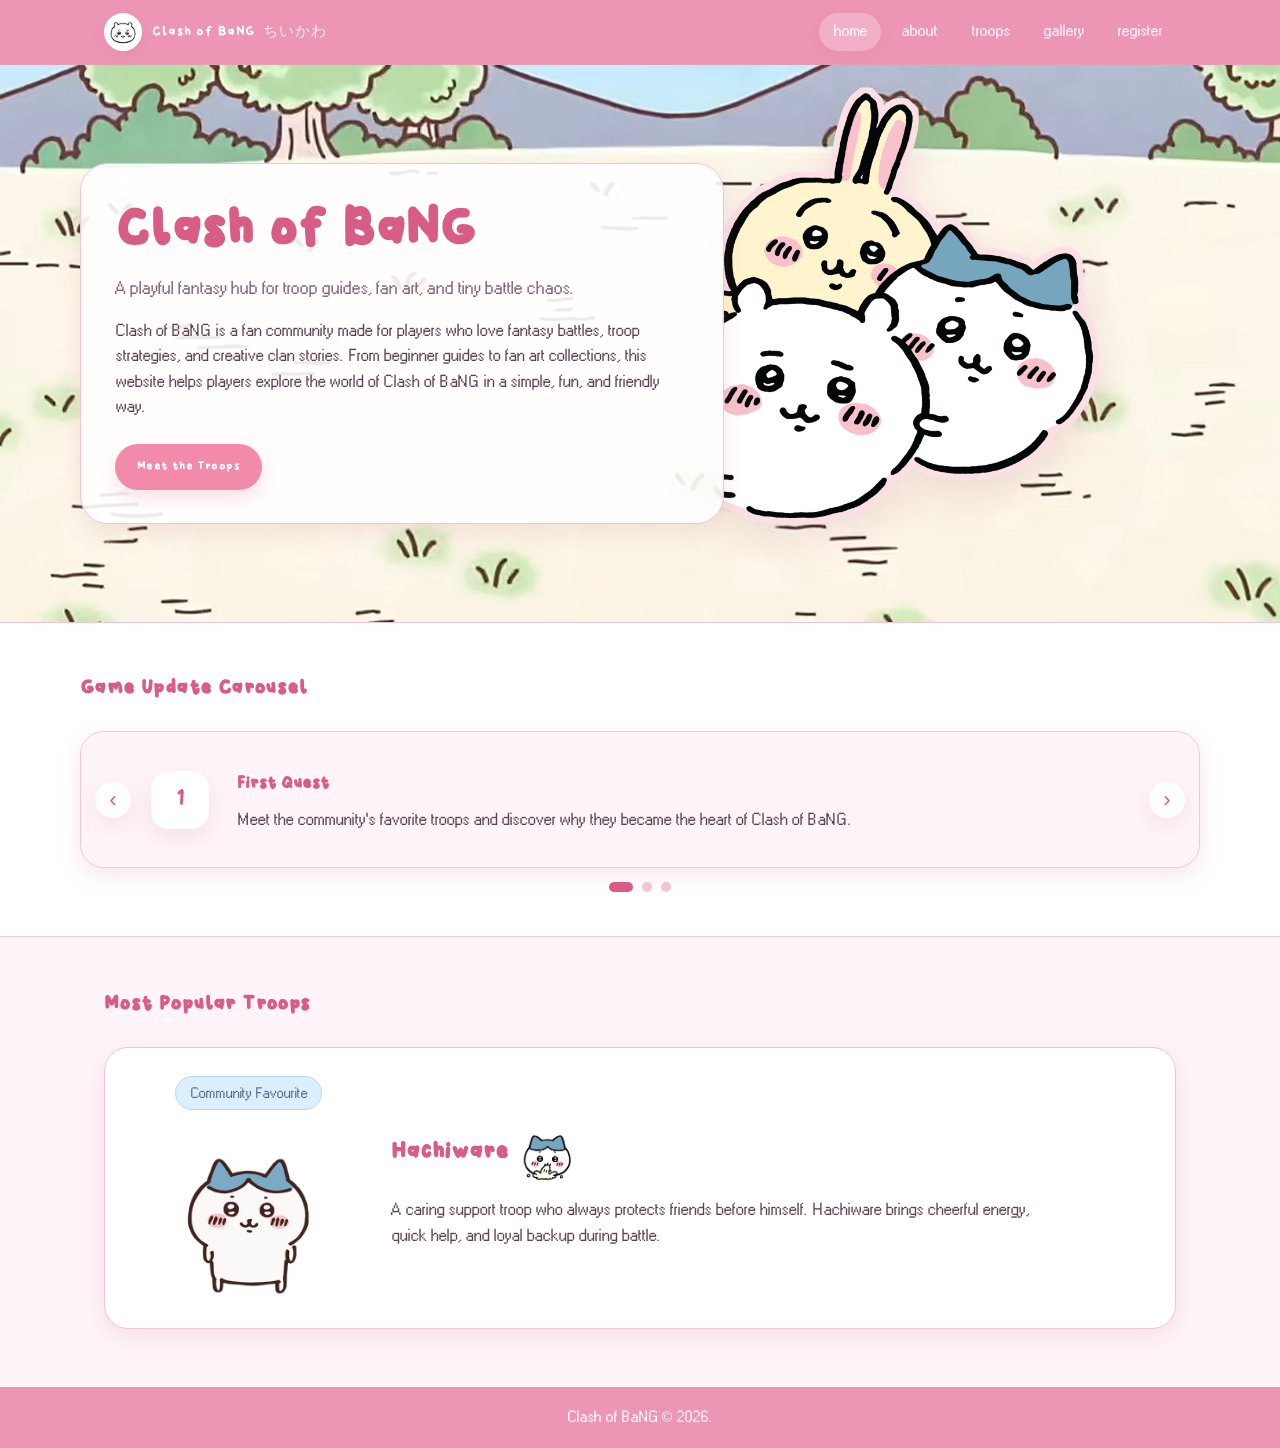
<file: index.html>
<!DOCTYPE html>
<html lang="en">
<head>
  <meta charset="UTF-8">
  <meta name="viewport" content="width=device-width, initial-scale=1.0">
  <title>Clash of BaNG – Home</title>
  <link rel="stylesheet" href="css/style.css">
</head>
<body>
<header>
    <nav>
<div class="nav1">
        <img
          class="nav2"
          src="assets/cover.thumb256 1.png"
          alt="Clash of BaNG logo"
        >
        <span class="nav3">Clash of BaNG</span>
        <span class="navjp" aria-hidden="true">ちいかわ</span>
      </div>
<button class="nav4" id="navbtn" aria-label="Toggle navigation">
        <span></span>
        <span></span>
        <span></span>
      </button>
<ul class="nav5" id="navmenu">
        <li><a href="index.html">home</a></li>
        <li><a href="about.html">about</a></li>
        <li><a href="troops.html">troops</a></li>
        <li><a href="gallery.html">gallery</a></li>
        <li><a href="register.html">register</a></li>
      </ul>
    </nav>
  </header>
<main>
<section class="home1">
      <div class="home2">
<div class="home3">
          <h1 class="home4">Clash of BaNG</h1>
          <p class="home5">
            A playful fantasy hub for troop guides, fan art, and tiny battle chaos.
          </p>
          <p class="home6">
            Clash of BaNG is a fan community made for players who love fantasy battles,
            troop strategies, and creative clan stories. From beginner guides to fan art
            collections, this website helps players explore the world of Clash of BaNG
            in a simple, fun, and friendly way.
          </p>
          <a class="btn1" href="troops.html">Meet the Troops</a>
        </div>
<div class="home7">
          <img
            src="assets/trio 1.png"
            alt="Clash of BaNG characters: Chiikawa, Hachiware, and Usagi"
          >
        </div>

      </div>
    </section>
<div class="car1">
      <div class="car2">

        <h2 class="txt1">Game Update Carousel</h2>
<div class="car3">
<button class="car6 car7" aria-label="Previous slide">&#8249;</button>
<div class="car4">
<div class="car5">
              <div class="car11" aria-hidden="true">1</div>
              <div class="car12">
                <h3 class="car13">First Quest</h3>
                <p class="car14">
                  Meet the community's favorite troops and discover why they became
                  the heart of Clash of BaNG.
                </p>
              </div>
            </div>
<div class="car5">
              <div class="car11" aria-hidden="true">2</div>
              <div class="car12">
                <h3 class="car13">Community Growth</h3>
                <p class="car14">
                  Discover how the community grew from a small forum into regional
                  hubs across Indonesia.
                </p>
              </div>
            </div>
<div class="car5">
              <div class="car11" aria-hidden="true">3</div>
              <div class="car12">
                <h3 class="car13">Battle Tips</h3>
                <p class="car14">
                  Simple guides to help new players understand troops, roles,
                  and basic strategies.
                </p>
              </div>
            </div>

          </div>
<button class="car6 car8" aria-label="Next slide">&#8250;</button>

        </div>
<div class="car9" aria-label="Carousel navigation">
          <button class="car10 active" aria-label="Go to slide 1"></button>
          <button class="car10" aria-label="Go to slide 2"></button>
          <button class="car10" aria-label="Go to slide 3"></button>
        </div>

      </div>
    </div>
<section class="pop1">

      <h2 class="txt1">Most Popular Troops</h2>

      <div class="pop2">
<div class="pop3">
          <span class="pop4">Community Favourite</span>
          <img
            src="assets/Troops/Hachiware.png"
            alt="Hachiware – Most Popular Troop"
          >
        </div>
<div class="pop5">
          <div class="pop8">
            <h3 class="pop6">Hachiware</h3>
            <img class="pop9" src="assets/character+6 1.png" alt="Extra cute Hachiware sticker">
          </div>
          <p class="pop7">
            A caring support troop who always protects friends before himself.
            Hachiware brings cheerful energy, quick help, and loyal backup
            during battle.
          </p>
        </div>

      </div>
    </section>

  </main>
<footer>
    <p>Clash of BaNG &copy; 2026.</p>
  </footer>

  <script src="js/script.js"></script>
</body>
</html>
</file>
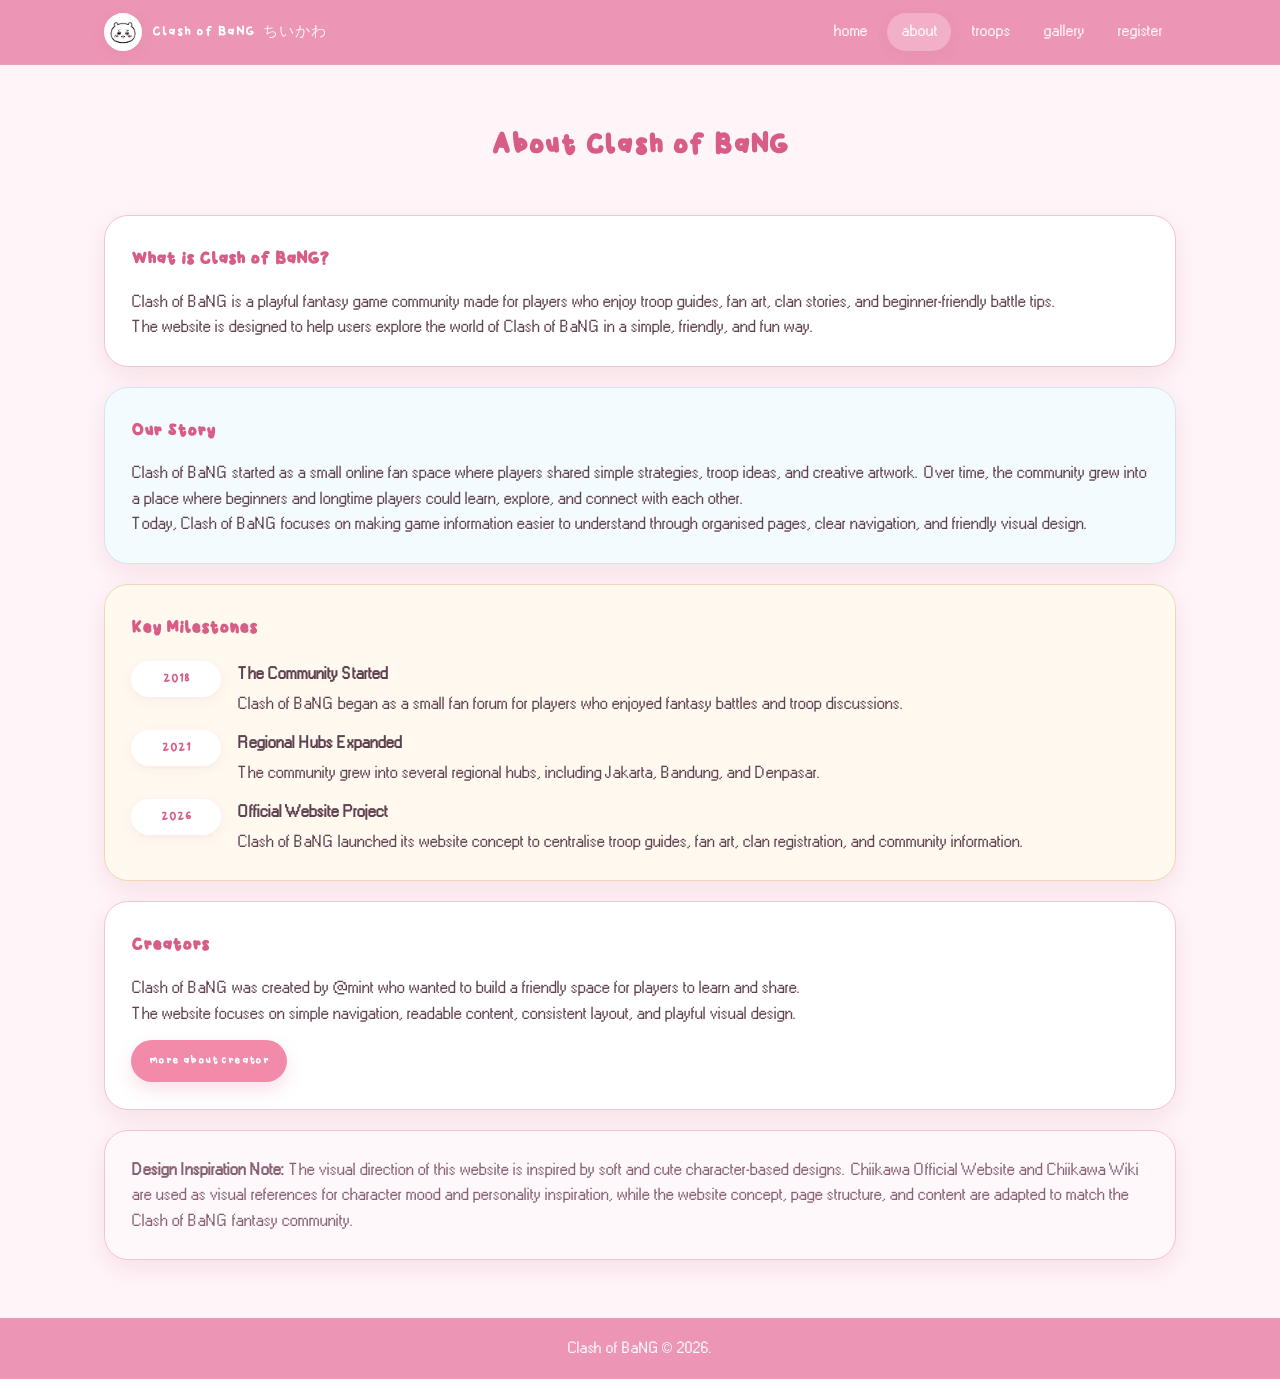
<file: about.html>
<!DOCTYPE html>
<html lang="en">
<head>
  <meta charset="UTF-8">
  <meta name="viewport" content="width=device-width, initial-scale=1.0">
  <title>Clash of BaNG – About</title>
  <link rel="stylesheet" href="css/style.css">
</head>
<body>
<header>
    <nav>
      <div class="nav1">
        <img
          class="nav2"
          src="assets/cover.thumb256 1.png"
          alt="Clash of BaNG logo"
        >
        <span class="nav3">Clash of BaNG</span>
        <span class="navjp" aria-hidden="true">ちいかわ</span>
      </div>

      <button class="nav4" id="navbtn" aria-label="Toggle navigation">
        <span></span>
        <span></span>
        <span></span>
      </button>

      <ul class="nav5" id="navmenu">
        <li><a href="index.html">home</a></li>
        <li><a href="about.html">about</a></li>
        <li><a href="troops.html">troops</a></li>
        <li><a href="gallery.html">gallery</a></li>
        <li><a href="register.html">register</a></li>
      </ul>
    </nav>
  </header>
<main>
<h1 class="txt2">About Clash of BaNG</h1>
    <div class="abt1">
<div class="abt2">
        <h2 class="abt4">What is Clash of BaNG?</h2>
        <p>
          Clash of BaNG is a playful fantasy game community made for players who enjoy
          troop guides, fan art, clan stories, and beginner-friendly battle tips.
        </p>
        <p>
          The website is designed to help users explore the world of Clash of BaNG in
          a simple, friendly, and fun way.
        </p>
      </div>
<div class="abt2 abt3">
        <h2 class="abt4">Our Story</h2>
        <p>
          Clash of BaNG started as a small online fan space where players shared
          simple strategies, troop ideas, and creative artwork. Over time, the
          community grew into a place where beginners and longtime players could
          learn, explore, and connect with each other.
        </p>
        <p>
          Today, Clash of BaNG focuses on making game information easier to
          understand through organised pages, clear navigation, and friendly
          visual design.
        </p>
      </div>
<div class="abt2 abt6">
        <h2 class="abt4">Key Milestones</h2>

        <div class="mile1">

          <div class="mile2">
            <span class="mile3">2018</span>
            <div class="mile4">
              <strong>The Community Started</strong>
              <span>
                Clash of BaNG began as a small fan forum for players who enjoyed
                fantasy battles and troop discussions.
              </span>
            </div>
          </div>

          <div class="mile2">
            <span class="mile3">2021</span>
            <div class="mile4">
              <strong>Regional Hubs Expanded</strong>
              <span>
                The community grew into several regional hubs, including Jakarta,
                Bandung, and Denpasar.
              </span>
            </div>
          </div>

          <div class="mile2">
            <span class="mile3">2026</span>
            <div class="mile4">
              <strong>Official Website Project</strong>
              <span>
                Clash of BaNG launched its website concept to centralise troop
                guides, fan art, clan registration, and community information.
              </span>
            </div>
          </div>

        </div>
      </div>
<div class="abt2">
        <h2 class="abt4">Creators</h2>
        <p>
          Clash of BaNG was created by @mint who wanted to
          build a friendly space for players to learn and share.
        </p>
        <p>
          The website focuses on simple navigation, readable content, consistent
          layout, and playful visual design.
        </p>
        <a class="btn3" href="https://mintaria.carrd.co" target="_blank" rel="noopener noreferrer">more about creator</a>
      </div>
<div class="abt5">
        <p>
          <strong>Design Inspiration Note:</strong>
          The visual direction of this website is inspired by soft and cute
          character-based designs. Chiikawa Official Website and Chiikawa Wiki
          are used as visual references for character mood and personality
          inspiration, while the website concept, page structure, and content
          are adapted to match the Clash of BaNG fantasy community.
        </p>
      </div>

    </div>
  </main>
<footer>
    <p>Clash of BaNG &copy; 2026.</p>
  </footer>

  <script src="js/script.js"></script>
</body>
</html>
</file>
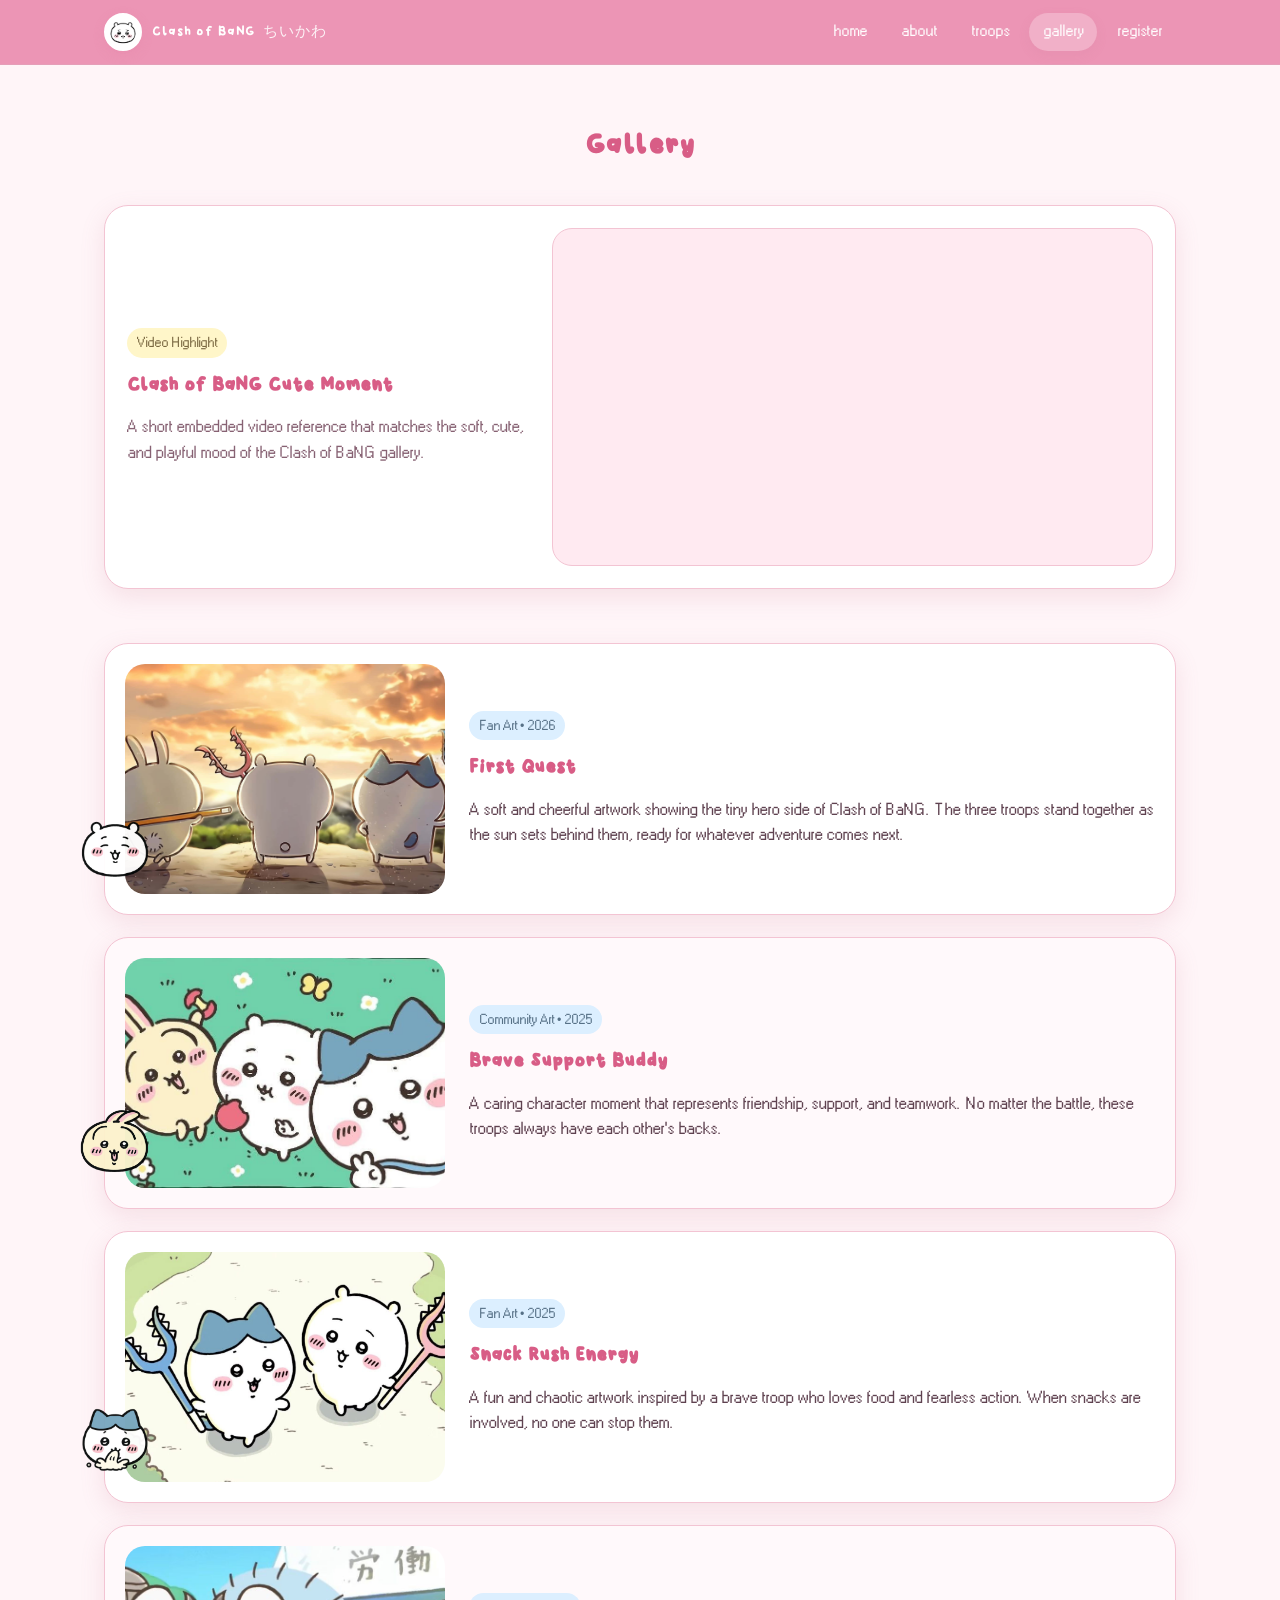
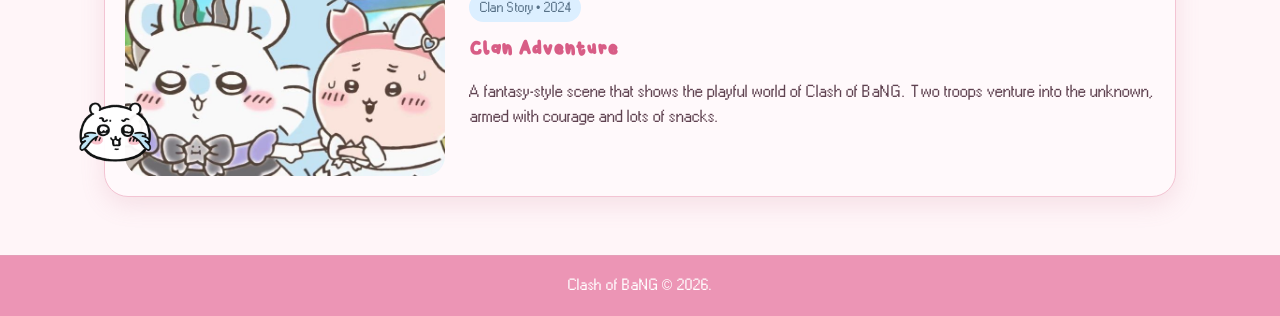
<file: gallery.html>
<!DOCTYPE html>
<html lang="en">
<head>
  <meta charset="UTF-8">
  <meta name="viewport" content="width=device-width, initial-scale=1.0">
  <title>Clash of BaNG – Gallery</title>
  <link rel="stylesheet" href="css/style.css">
</head>
<body>
<header>
    <nav>
      <div class="nav1">
        <img
          class="nav2"
          src="assets/cover.thumb256 1.png"
          alt="Clash of BaNG logo"
        >
        <span class="nav3">Clash of BaNG</span>
        <span class="navjp" aria-hidden="true">ちいかわ</span>
      </div>

      <button class="nav4" id="navbtn" aria-label="Toggle navigation">
        <span></span>
        <span></span>
        <span></span>
      </button>

      <ul class="nav5" id="navmenu">
        <li><a href="index.html">home</a></li>
        <li><a href="about.html">about</a></li>
        <li><a href="troops.html">troops</a></li>
        <li><a href="gallery.html">gallery</a></li>
        <li><a href="register.html">register</a></li>
      </ul>
    </nav>
  </header>
<main>
<h1 class="txt2">Gallery</h1>
<section class="yt1">
  <div class="yt2">
    <div class="yt3">
      <span class="yt4">Video Highlight</span>
      <h2 class="yt5">Clash of BaNG Cute Moment</h2>
      <p class="yt6">
        A short embedded video reference that matches the soft, cute, and playful
        mood of the Clash of BaNG gallery.
      </p>
    </div>

    <div class="yt7">
      <iframe
        src="https://www.youtube.com/embed/oEqxYsYEEcY"
        title="Clash of BaNG video highlight"
        allow="accelerometer; clipboard-write; encrypted-media; gyroscope; picture-in-picture; web-share"
        allowfullscreen>
      </iframe>
    </div>
  </div>
</section>
<div class="gal1">
<div class="gal2">
        <div class="gal3">
          <img
            src="assets/Gallery/Sunset Trio.jpg"
            alt="First Quest – three characters at sunset"
          >
        </div>
        <div class="gal7">
          <span class="gal4">Fan Art &bull; 2026</span>
          <h2 class="gal5">First Quest</h2>
          <p class="gal6">
            A soft and cheerful artwork showing the tiny hero side of Clash of BaNG.
            The three troops stand together as the sun sets behind them, ready for
            whatever adventure comes next.
          </p>
        </div>
      </div>
<div class="gal2">
        <div class="gal3">
          <img
            src="assets/Gallery/Trio.jpeg"
            alt="Brave Support Buddy – friendly trio artwork"
          >
        </div>
        <div class="gal7">
          <span class="gal4">Community Art &bull; 2025</span>
          <h2 class="gal5">Brave Support Buddy</h2>
          <p class="gal6">
            A caring character moment that represents friendship, support, and teamwork.
            No matter the battle, these troops always have each other's backs.
          </p>
        </div>
      </div>
<div class="gal2">
        <div class="gal3">
          <img
            src="assets/Gallery/Duo Chii.jpeg"
            alt="Snack Rush Energy – Chiikawa duo artwork"
          >
        </div>
        <div class="gal7">
          <span class="gal4">Fan Art &bull; 2025</span>
          <h2 class="gal5">Snack Rush Energy</h2>
          <p class="gal6">
            A fun and chaotic artwork inspired by a brave troop who loves food and
            fearless action. When snacks are involved, no one can stop them.
          </p>
        </div>
      </div>
<div class="gal2">
        <div class="gal3">
          <img
            src="assets/Gallery/Duo.jpeg"
            alt="Clan Adventure – fantasy duo artwork"
          >
        </div>
        <div class="gal7">
          <span class="gal4">Clan Story &bull; 2024</span>
          <h2 class="gal5">Clan Adventure</h2>
          <p class="gal6">
            A fantasy-style scene that shows the playful world of Clash of BaNG.
            Two troops venture into the unknown, armed with courage and lots of snacks.
          </p>
        </div>
      </div>

    </div>
</main>
<footer>
    <p>Clash of BaNG &copy; 2026.</p>
  </footer>

  <script src="js/script.js"></script>
</body>
</html>
</file>
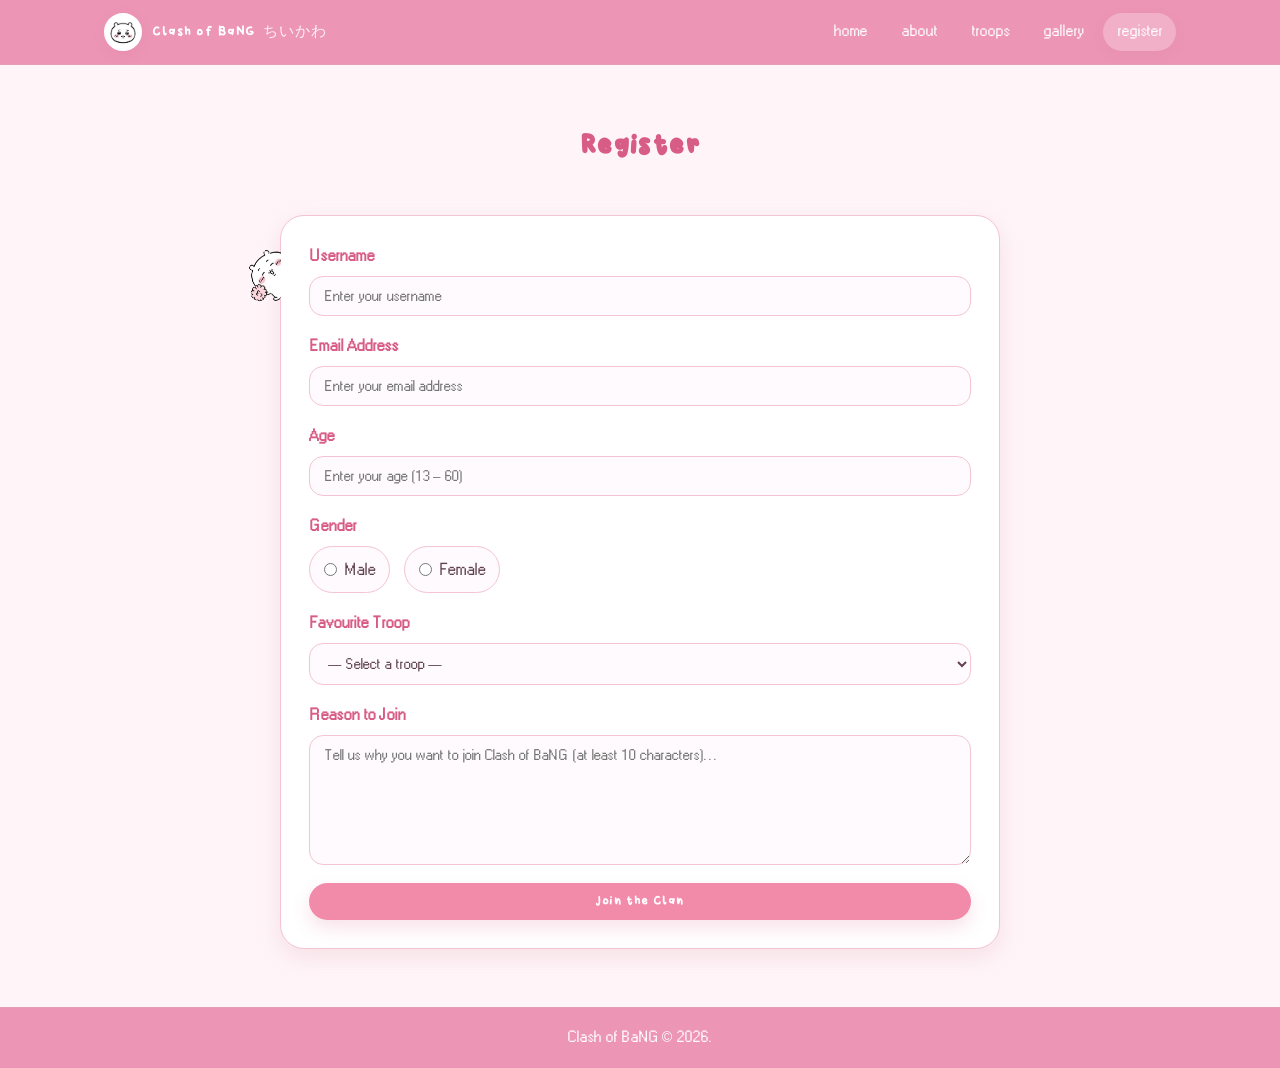
<file: register.html>
<!DOCTYPE html>
<html lang="en">
<head>
  <meta charset="UTF-8">
  <meta name="viewport" content="width=device-width, initial-scale=1.0">
  <title>Clash of BaNG – Register</title>
  <link rel="stylesheet" href="css/style.css">
</head>
<body>
<header>
    <nav>
      <div class="nav1">
        <img
          class="nav2"
          src="assets/cover.thumb256 1.png"
          alt="Clash of BaNG logo"
        >
        <span class="nav3">Clash of BaNG</span>
        <span class="navjp" aria-hidden="true">ちいかわ</span>
      </div>

      <button class="nav4" id="navbtn" aria-label="Toggle navigation">
        <span></span>
        <span></span>
        <span></span>
      </button>

      <ul class="nav5" id="navmenu">
        <li><a href="index.html">home</a></li>
        <li><a href="about.html">about</a></li>
        <li><a href="troops.html">troops</a></li>
        <li><a href="gallery.html">gallery</a></li>
        <li><a href="register.html">register</a></li>
      </ul>
    </nav>
  </header>
<main>
<h1 class="txt2">Register</h1>
    <div class="reg1">

      <div class="reg2">
<form id="form1" novalidate>
<div class="reg3">
            <label class="lab1" for="username">Username</label>
            <input
              class="inp1"
              type="text"
              id="username"
              name="username"
              placeholder="Enter your username"
              autocomplete="username"
            >
            <span class="err1" id="errUsername">
              Username cannot be empty and must be at least 3 characters.
            </span>
          </div>
<div class="reg3">
            <label class="lab1" for="email">Email Address</label>
            <input
              class="inp1"
              type="email"
              id="email"
              name="email"
              placeholder="Enter your email address"
              autocomplete="email"
            >
            <span class="err1" id="errEmail">
              Please enter a valid email address containing "@" and ".".
            </span>
          </div>
<div class="reg3">
            <label class="lab1" for="age">Age</label>
            <input
              class="inp1"
              type="number"
              id="age"
              name="age"
              placeholder="Enter your age (13 – 60)"
              min="13"
              max="60"
            >
            <span class="err1" id="errAge">
              Age must be a number between 13 and 60.
            </span>
          </div>
<div class="reg3">
            <span class="lab1">Gender</span>
            <div class="rad1">
              <label class="rad2">
                <input type="radio" name="gender" value="Male"> Male
              </label>
              <label class="rad2">
                <input type="radio" name="gender" value="Female"> Female
              </label>
            </div>
            <span class="err1" id="errGender">
              Please select your gender.
            </span>
          </div>
<div class="reg3">
            <label class="lab1" for="troop">Favourite Troop</label>
            <select class="inp2" id="troop" name="troop">
              <option value="">— Select a troop —</option>
              <option value="Chiikawa">Chiikawa</option>
              <option value="Hachiware">Hachiware</option>
              <option value="Usagi">Usagi</option>
              <option value="Momonga">Momonga</option>
              <option value="Rakko">Rakko</option>
              <option value="Kurimanju">Kurimanju</option>
              <option value="Shisa">Shisa</option>
              <option value="Kani">Kani</option>
            </select>
            <span class="err1" id="errTroop">
              Please select your favourite troop.
            </span>
          </div>
<div class="reg3">
            <label class="lab1" for="reason">Reason to Join</label>
            <textarea
              class="inp3"
              id="reason"
              name="reason"
              placeholder="Tell us why you want to join Clash of BaNG (at least 10 characters)..."
            ></textarea>
            <span class="err1" id="errReason">
              Reason cannot be empty and must be at least 10 characters.
            </span>
          </div>
<button class="btn2" type="submit">
            Join the Clan
          </button>
<div class="ok1" id="okMsg">
            Registration successful! Welcome to the Clash of BaNG clan.
          </div>

        </form>

      </div>
</div>
</main>
<footer>
    <p>Clash of BaNG &copy; 2026.</p>
  </footer>

  <script src="js/script.js"></script>
</body>
</html>
</file>
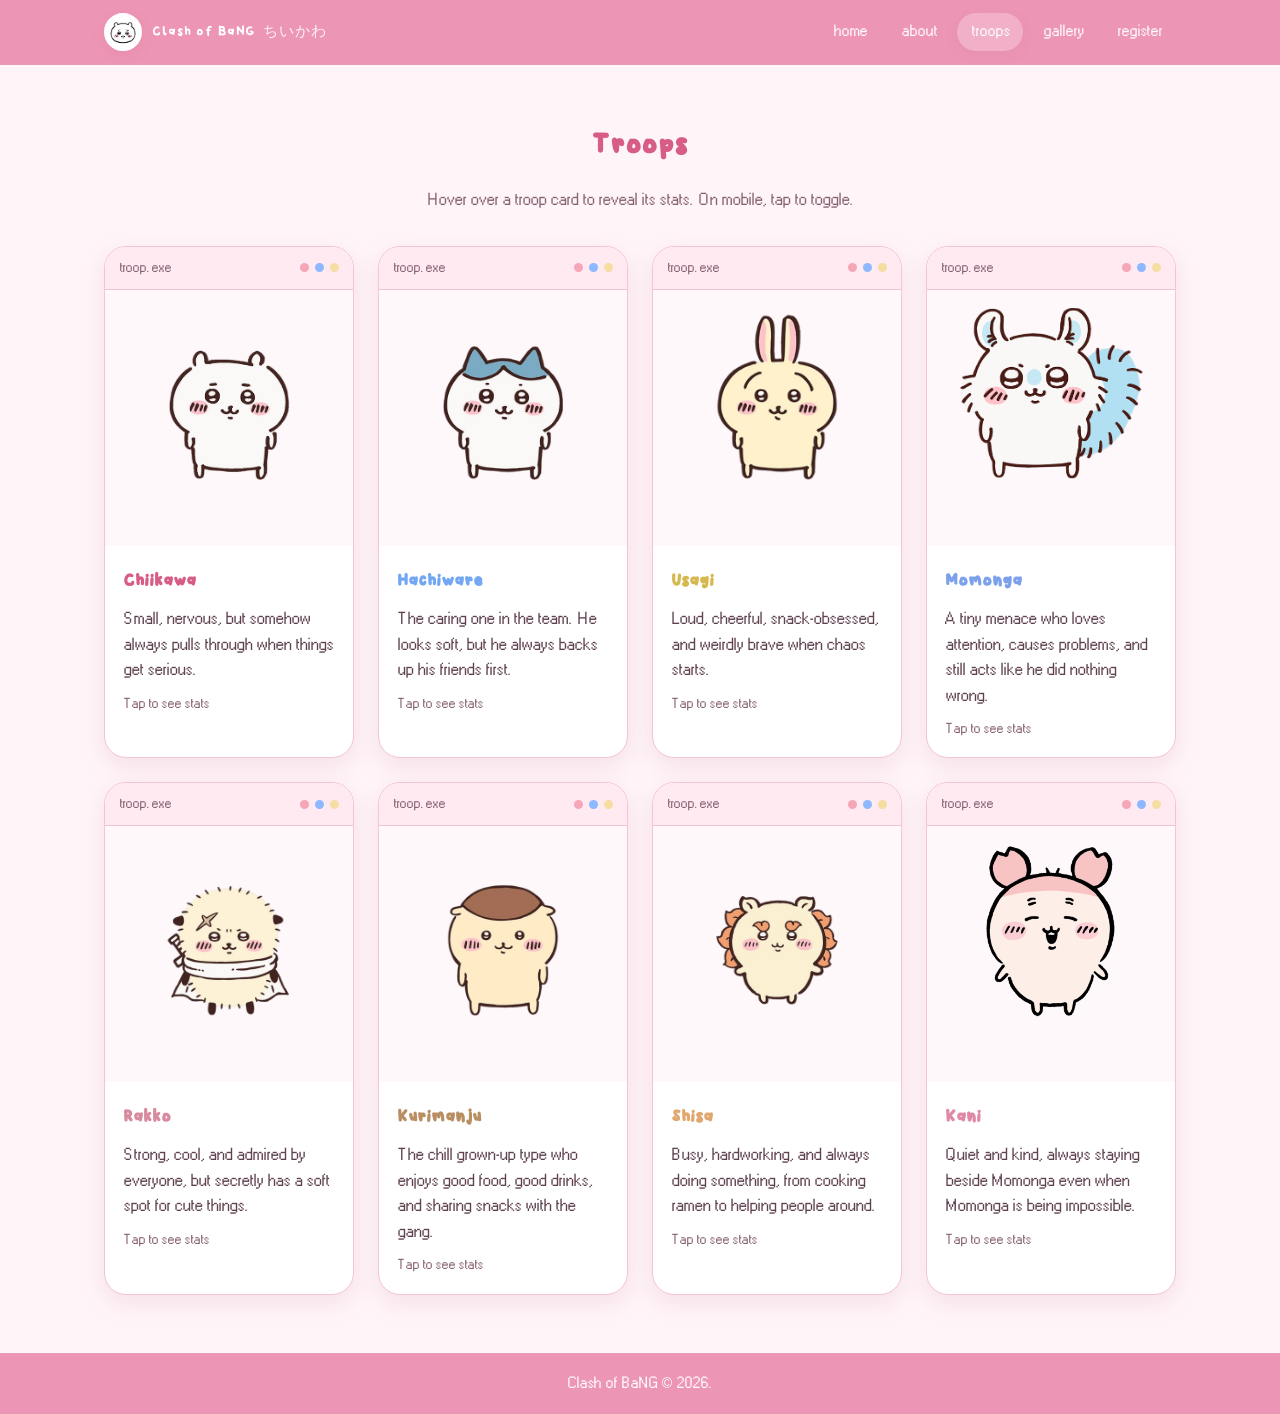
<file: troops.html>
<!DOCTYPE html>
<html lang="en">
<head>
  <meta charset="UTF-8">
  <meta name="viewport" content="width=device-width, initial-scale=1.0">
  <title>Clash of BaNG – Troops</title>
  <link rel="stylesheet" href="css/style.css">
</head>
<body>
<header>
  <nav>
    <div class="nav1">
      <img class="nav2" src="assets/cover.thumb256 1.png" alt="Clash of BaNG logo">
      <span class="nav3">Clash of BaNG</span>
        <span class="navjp" aria-hidden="true">ちいかわ</span>
    </div>
    <button class="nav4" id="navbtn" aria-label="Toggle navigation">
      <span></span>
      <span></span>
      <span></span>
    </button>
    <ul class="nav5" id="navmenu">
      <li><a href="index.html">home</a></li>
      <li><a href="about.html">about</a></li>
      <li><a href="troops.html">troops</a></li>
      <li><a href="gallery.html">gallery</a></li>
      <li><a href="register.html">register</a></li>
    </ul>
  </nav>
</header>
<main>
  <h1 class="txt2">Troops</h1>
  <p class="troopintro">Hover over a troop card to reveal its stats. On mobile, tap to toggle.</p>
  <div class="troopgrid troopgrid2">

    <div class="troop1" data-normal="assets/Troops/Chiikawa.png" data-hovered="assets/Troops Page (Hovered)/Chiikawa (Hovered).png" role="button" tabindex="0" aria-label="Chiikawa troop card – hover or tap to see stats">
      <div class="troop2">
        <span class="troop3">troop.exe</span>
        <div class="dots1" aria-hidden="true"><span class="dot1 dot2"></span><span class="dot1 dot4"></span><span class="dot1 dot3"></span></div>
      </div>
      <div class="troop4">
        <img class="troop5" src="assets/Troops/Chiikawa.png" alt="Chiikawa">
        <div class="troop6" aria-hidden="true">
          <div class="stat1"><span class="stat2">HP</span><span class="stat3">650</span></div>
          <div class="stat1"><span class="stat2">DPS</span><span class="stat3">110</span></div>
          <div class="stat1"><span class="stat2">Role</span><span class="stat3">Strategist</span></div>
          <div class="stat1"><span class="stat2">Type</span><span class="stat3">Single Target</span></div>
          <div class="stat1"><span class="stat2">Skill</span><span class="stat3">Last Courage</span></div>
        </div>
      </div>
      <div class="troop7">
        <h2 class="troop9">Chiikawa</h2>
        <p class="troop8">Small, nervous, but somehow always pulls through when things get serious.</p>
        <p class="troop10">Tap to see stats</p>
      </div>
    </div>

    <div class="troop1" data-normal="assets/Troops/Hachiware.png" data-hovered="assets/Troops Page (Hovered)/Hachiware (Hovered).png" role="button" tabindex="0" aria-label="Hachiware troop card – hover or tap to see stats">
      <div class="troop2">
        <span class="troop3">troop.exe</span>
        <div class="dots1" aria-hidden="true"><span class="dot1 dot2"></span><span class="dot1 dot4"></span><span class="dot1 dot3"></span></div>
      </div>
      <div class="troop4">
        <img class="troop5" src="assets/Troops/Hachiware.png" alt="Hachiware">
        <div class="troop6" aria-hidden="true">
          <div class="stat1"><span class="stat2">HP</span><span class="stat3">780</span></div>
          <div class="stat1"><span class="stat2">DPS</span><span class="stat3">95</span></div>
          <div class="stat1"><span class="stat2">Role</span><span class="stat3">Support</span></div>
          <div class="stat1"><span class="stat2">Type</span><span class="stat3">Single Target</span></div>
          <div class="stat1"><span class="stat2">Skill</span><span class="stat3">Friendship Guard</span></div>
        </div>
      </div>
      <div class="troop7">
        <h2 class="troop9">Hachiware</h2>
        <p class="troop8">The caring one in the team. He looks soft, but he always backs up his friends first.</p>
        <p class="troop10">Tap to see stats</p>
      </div>
    </div>

    <div class="troop1" data-normal="assets/Troops/Usagi.png" data-hovered="assets/Troops Page (Hovered)/Usagi (Hovered).png" role="button" tabindex="0" aria-label="Usagi troop card – hover or tap to see stats">
      <div class="troop2">
        <span class="troop3">troop.exe</span>
        <div class="dots1" aria-hidden="true"><span class="dot1 dot2"></span><span class="dot1 dot4"></span><span class="dot1 dot3"></span></div>
      </div>
      <div class="troop4">
        <img class="troop5" src="assets/Troops/Usagi.png" alt="Usagi">
        <div class="troop6" aria-hidden="true">
          <div class="stat1"><span class="stat2">HP</span><span class="stat3">720</span></div>
          <div class="stat1"><span class="stat2">DPS</span><span class="stat3">135</span></div>
          <div class="stat1"><span class="stat2">Role</span><span class="stat3">Attacker</span></div>
          <div class="stat1"><span class="stat2">Type</span><span class="stat3">Area Splash</span></div>
          <div class="stat1"><span class="stat2">Skill</span><span class="stat3">Snack Rush</span></div>
        </div>
      </div>
      <div class="troop7">
        <h2 class="troop9">Usagi</h2>
        <p class="troop8">Loud, cheerful, snack-obsessed, and weirdly brave when chaos starts.</p>
        <p class="troop10">Tap to see stats</p>
      </div>
    </div>

    <div class="troop1" data-normal="assets/Troops/Momonga.png" data-hovered="assets/Troops Page (Hovered)/Momonga (Hovered).png" role="button" tabindex="0" aria-label="Momonga troop card – hover or tap to see stats">
      <div class="troop2">
        <span class="troop3">troop.exe</span>
        <div class="dots1" aria-hidden="true"><span class="dot1 dot2"></span><span class="dot1 dot4"></span><span class="dot1 dot3"></span></div>
      </div>
      <div class="troop4">
        <img class="troop5" src="assets/Troops/Momonga.png" alt="Momonga">
        <div class="troop6" aria-hidden="true">
          <div class="stat1"><span class="stat2">HP</span><span class="stat3">700</span></div>
          <div class="stat1"><span class="stat2">DPS</span><span class="stat3">125</span></div>
          <div class="stat1"><span class="stat2">Role</span><span class="stat3">Trickster</span></div>
          <div class="stat1"><span class="stat2">Type</span><span class="stat3">Single Target</span></div>
          <div class="stat1"><span class="stat2">Skill</span><span class="stat3">Selfish Dash</span></div>
        </div>
      </div>
      <div class="troop7">
        <h2 class="troop9">Momonga</h2>
        <p class="troop8">A tiny menace who loves attention, causes problems, and still acts like he did nothing wrong.</p>
        <p class="troop10">Tap to see stats</p>
      </div>
    </div>

    <div class="troop1" data-normal="assets/Troops/Rakko.png" data-hovered="assets/Troops Page (Hovered)/Rakko (Hovered).png" role="button" tabindex="0" aria-label="Rakko troop card – hover or tap to see stats">
      <div class="troop2">
        <span class="troop3">troop.exe</span>
        <div class="dots1" aria-hidden="true"><span class="dot1 dot2"></span><span class="dot1 dot4"></span><span class="dot1 dot3"></span></div>
      </div>
      <div class="troop4">
        <img class="troop5" src="assets/Troops/Rakko.png" alt="Rakko">
        <div class="troop6" aria-hidden="true">
          <div class="stat1"><span class="stat2">HP</span><span class="stat3">930</span></div>
          <div class="stat1"><span class="stat2">DPS</span><span class="stat3">168</span></div>
          <div class="stat1"><span class="stat2">Role</span><span class="stat3">Champion</span></div>
          <div class="stat1"><span class="stat2">Type</span><span class="stat3">Hunter</span></div>
          <div class="stat1"><span class="stat2">Skill</span><span class="stat3">Idol Slash</span></div>
        </div>
      </div>
      <div class="troop7">
        <h2 class="troop9">Rakko</h2>
        <p class="troop8">Strong, cool, and admired by everyone, but secretly has a soft spot for cute things.</p>
        <p class="troop10">Tap to see stats</p>
      </div>
    </div>

    <div class="troop1" data-normal="assets/Troops/Kurimanju.png" data-hovered="assets/Troops Page (Hovered)/Kurimanju (Hovered).png" role="button" tabindex="0" aria-label="Kurimanju troop card – hover or tap to see stats">
      <div class="troop2">
        <span class="troop3">troop.exe</span>
        <div class="dots1" aria-hidden="true"><span class="dot1 dot2"></span><span class="dot1 dot4"></span><span class="dot1 dot3"></span></div>
      </div>
      <div class="troop4">
        <img class="troop5" src="assets/Troops/Kurimanju.png" alt="Kurimanju">
        <div class="troop6" aria-hidden="true">
          <div class="stat1"><span class="stat2">HP</span><span class="stat3">810</span></div>
          <div class="stat1"><span class="stat2">DPS</span><span class="stat3">90</span></div>
          <div class="stat1"><span class="stat2">Role</span><span class="stat3">Mentor</span></div>
          <div class="stat1"><span class="stat2">Type</span><span class="stat3">Support</span></div>
          <div class="stat1"><span class="stat2">Skill</span><span class="stat3">Snack Share</span></div>
        </div>
      </div>
      <div class="troop7">
        <h2 class="troop9">Kurimanju</h2>
        <p class="troop8">The chill grown-up type who enjoys good food, good drinks, and sharing snacks with the gang.</p>
        <p class="troop10">Tap to see stats</p>
      </div>
    </div>

    <div class="troop1" data-normal="assets/Troops/Shisa.png" data-hovered="assets/Troops Page (Hovered)/Shisa (Hovered).png" role="button" tabindex="0" aria-label="Shisa troop card – hover or tap to see stats">
      <div class="troop2">
        <span class="troop3">troop.exe</span>
        <div class="dots1" aria-hidden="true"><span class="dot1 dot2"></span><span class="dot1 dot4"></span><span class="dot1 dot3"></span></div>
      </div>
      <div class="troop4">
        <img class="troop5" src="assets/Troops/Shisa.png" alt="Shisa">
        <div class="troop6" aria-hidden="true">
          <div class="stat1"><span class="stat2">HP</span><span class="stat3">760</span></div>
          <div class="stat1"><span class="stat2">DPS</span><span class="stat3">88</span></div>
          <div class="stat1"><span class="stat2">Role</span><span class="stat3">Worker</span></div>
          <div class="stat1"><span class="stat2">Type</span><span class="stat3">Utility</span></div>
          <div class="stat1"><span class="stat2">Skill</span><span class="stat3">Busy Hands</span></div>
        </div>
      </div>
      <div class="troop7">
        <h2 class="troop9">Shisa</h2>
        <p class="troop8">Busy, hardworking, and always doing something, from cooking ramen to helping people around.</p>
        <p class="troop10">Tap to see stats</p>
      </div>
    </div>

    <div class="troop1" data-normal="assets/Troops/Kani.png" data-hovered="assets/Troops Page (Hovered)/Kani (Hovered).png" role="button" tabindex="0" aria-label="Kani troop card – hover or tap to see stats">
      <div class="troop2">
        <span class="troop3">troop.exe</span>
        <div class="dots1" aria-hidden="true"><span class="dot1 dot2"></span><span class="dot1 dot4"></span><span class="dot1 dot3"></span></div>
      </div>
      <div class="troop4">
        <img class="troop5" src="assets/Troops/Kani.png" alt="Kani">
        <div class="troop6" aria-hidden="true">
          <div class="stat1"><span class="stat2">HP</span><span class="stat3">735</span></div>
          <div class="stat1"><span class="stat2">DPS</span><span class="stat3">92</span></div>
          <div class="stat1"><span class="stat2">Role</span><span class="stat3">Companion</span></div>
          <div class="stat1"><span class="stat2">Type</span><span class="stat3">Support</span></div>
          <div class="stat1"><span class="stat2">Skill</span><span class="stat3">Book Buddy</span></div>
        </div>
      </div>
      <div class="troop7">
        <h2 class="troop9">Kani</h2>
        <p class="troop8">Quiet and kind, always staying beside Momonga even when Momonga is being impossible.</p>
        <p class="troop10">Tap to see stats</p>
      </div>
    </div>

  </div>
</main>
<footer>
  <p>Clash of BaNG &copy; 2026.</p>
</footer>
<script src="js/script.js"></script>
</body>
</html>
</file>
<file: css/style.css>
/* font */
@font-face {
  font-family: 'winkle';
  src: url('../assets/fonts/Winkle-Regular.otf') format('opentype');
}

@font-face {
  font-family: 'mssans';
  src: url('../assets/fonts/ms-sans-serif-1.otf') format('opentype');
}

:root {
  --bg1: #fff5f8;
  --bg2: #ffeaf1;
  --pink1: #f8b8cc;
  --pink2: #f28aaa;
  --pink3: #d85d86;
  --blue1: #dcefff;
  --yellow1: #fff6c9;
  --white1: #ffffff;
  --txt1: #5f4250;
  --txt2: #876273;
  --line1: #f3c4d3;
  --shadow1: 0 8px 24px rgba(191, 109, 139, 0.16);
  --shadow2: 0 14px 34px rgba(191, 109, 139, 0.24);
  --r1: 24px;
  --r2: 16px;
  --font1: 'winkle', 'Trebuchet MS', sans-serif;
  --font2: 'mssans', 'Segoe UI', Arial, sans-serif;
}

* {
  box-sizing: border-box;
  margin: 0;
  padding: 0;
}

html {
  scroll-behavior: smooth;
}

body {
  min-height: 100vh;
  display: flex;
  flex-direction: column;
  background: var(--bg1);
  color: var(--txt1);
  font-family: var(--font2);
  font-size: 15px;
  line-height: 1.7;
}

main {
  flex: 1;
}

img {
  display: block;
  max-width: 100%;
}

a {
  color: inherit;
  text-decoration: none;
}

ul {
  list-style: none;
}

button,
input,
select,
textarea {
  font-family: var(--font2);
}

/* nav */
header {
  position: sticky;
  top: 0;
  z-index: 50;
  background: rgba(236, 145, 178, 0.96);
  border-bottom: 1px solid #e59eb8;
  backdrop-filter: blur(10px);
}

nav {
  max-width: 1120px;
  height: 64px;
  margin: 0 auto;
  padding: 0 24px;
  display: flex;
  align-items: center;
  justify-content: space-between;
  gap: 24px;
}

.nav1 {
  display: flex;
  align-items: center;
  gap: 10px;
  color: var(--white1);
  font-family: var(--font1);
  letter-spacing: 0.5px;
}

.nav2 {
  width: 38px;
  height: 38px;
  padding: 4px;
  object-fit: contain;
  border-radius: 50%;
  background: var(--white1);
  border: 2px solid var(--white1);
  box-shadow: 0 4px 12px rgba(214, 112, 148, 0.18);
  transition: transform 0.6s ease;
}

.nav2:hover {
  transform: rotate(360deg);
}

.nav3 {
  font-size: 1.05rem;
  color: var(--white1);
}

.navjp {
  color: rgba(255, 255, 255, 0.95);
  font-size: 0.95rem;
  letter-spacing: 0.08em;
  margin-left: -2.9px;
  opacity: 0.92;
}

.nav4 {
  display: none;
  width: 40px;
  height: 36px;
  border: 1px solid var(--line1);
  border-radius: 12px;
  background: var(--white1);
  cursor: pointer;
}

.nav4 span {
  display: block;
  width: 20px;
  height: 2px;
  margin: 4px auto;
  background: var(--pink3);
  border-radius: 8px;
}

.nav5 {
  display: flex;
  align-items: center;
  gap: 6px;
}

.nav5 a {
  display: block;
  padding: 7px 14px;
  border-radius: 999px;
  color: var(--white1);
  font-size: 0.88rem;
  transition: 0.25s ease;
}

.nav5 a:hover,
.nav5 a.active {
  background: rgba(255, 255, 255, 0.25);
  color: var(--white1);
  box-shadow: 0 4px 12px rgba(191, 109, 139, 0.12);
}

footer {
  margin-top: auto;
  padding: 18px 24px;
  text-align: center;
  color: var(--white1);
  background: rgba(236, 145, 178, 0.96);
  border-top: 1px solid #e59eb8;
  font-size: 0.88rem;
}

footer p {
  margin: 0;
}

/* shared */
.txt1,
.txt2 {
  font-family: var(--font1);
  color: var(--pink3);
  letter-spacing: 0.4px;
}

.txt1 {
  font-size: 1.55rem;
  margin-bottom: 22px;
}

.txt2 {
  max-width: 1120px;
  margin: 0 auto;
  padding: 52px 24px 10px;
  text-align: center;
  font-size: 2.2rem;
}

.btn1,
.btn2,
.btn3 {
  display: inline-flex;
  align-items: center;
  justify-content: center;
  border: none;
  border-radius: 999px;
  background: var(--pink2);
  color: var(--white1);
  cursor: pointer;
  font-family: var(--font1);
  letter-spacing: 0.4px;
  box-shadow: 0 8px 18px rgba(216, 93, 134, 0.18);
  transition: 0.25s ease;
}

.btn1:hover,
.btn2:hover,
.btn3:hover {
  transform: translateY(-2px);
  background: var(--pink3);
}

.btn1 {
  margin-top: 24px;
  padding: 10px 22px;
}

.btn2 {
  width: 100%;
  padding: 12px 20px;
  font-size: 1rem;
}

.btn3 {
  margin-top: 14px;
  padding: 9px 18px;
  font-size: 0.9rem;
}

/* home */
.home1 {
  padding: 56px 24px;
  background: url('../assets/background/background grass.jpeg') center/cover no-repeat;
}

.home2 {
  max-width: 1120px;
  margin: 0 auto;
  display: grid;
  grid-template-columns: 1.15fr 0.85fr;
  align-items: center;
  gap: 0;
  overflow: visible;
}

.home3 {
  position: relative;
  z-index: 2;
  background: rgba(255, 255, 255, 0.9);
  border: 1px solid var(--line1);
  border-radius: 28px;
  padding: 34px;
  box-shadow: var(--shadow1);
}

.home4 {
  font-family: var(--font1);
  font-size: clamp(2.3rem, 5vw, 4rem);
  line-height: 1.05;
  color: var(--pink3);
  margin-bottom: 10px;
}

.home5 {
  margin-bottom: 16px;
  color: var(--txt2);
  font-size: 1rem;
}

.home6 {
  max-width: 570px;
}

.home7 {
  position: relative;
  z-index: 1;
  display: flex;
  justify-content: flex-start;
  margin-left: -2.3px;
  transform: translateY(-40.3px) !important;
}

.home7 img {
  width: min(100%, 445px);
  border-radius: 26px;
  filter: drop-shadow(0 12px 22px rgba(191, 109, 139, 0.2));
}

.car1 {
  padding: 44px 24px;
  background: var(--white1);
  border-top: 1px solid var(--line1);
  border-bottom: 1px solid var(--line1);
}

.car2,
.pop1,
.abt1,
.gal1,
.reg1,
.troopgrid,
.troopintro {
  max-width: 1120px;
  margin-left: auto;
  margin-right: auto;
}

.car3 {
  position: relative;
  overflow: hidden;
  border: 1px solid var(--line1);
  border-radius: var(--r1);
  background: var(--bg1);
  box-shadow: var(--shadow1);
}

.car4 {
  display: flex;
  transition: transform 0.45s ease;
}

.car5 {
  min-width: 100%;
  display: flex;
  align-items: center;
  gap: 28px;
  padding: 34px 70px;
  background: var(--bg1);
}

.car5:nth-child(2) {
  background: #fff9dd;
}

.car5:nth-child(3) {
  background: #eef7ff;
}

.car11 {
  flex: 0 0 auto;
  width: 58px;
  height: 58px;
  display: grid;
  place-items: center;
  border-radius: 18px;
  background: var(--white1);
  color: var(--pink3);
  font-family: var(--font1);
  font-size: 1.7rem;
  box-shadow: var(--shadow1);
}

.car13 {
  margin-bottom: 6px;
  font-family: var(--font1);
  color: var(--pink3);
  font-size: 1.3rem;
}

.car14 {
  color: var(--txt1);
}

.car6 {
  position: absolute;
  top: 50%;
  transform: translateY(-50%);
  width: 36px;
  height: 36px;
  border: none;
  border-radius: 50%;
  background: var(--white1);
  color: var(--pink3);
  box-shadow: var(--shadow1);
  cursor: pointer;
  font-size: 1.4rem;
  z-index: 3;
}

.car7 {
  left: 14px;
}

.car8 {
  right: 14px;
}

.car9 {
  display: flex;
  justify-content: center;
  gap: 9px;
  margin-top: 14px;
}

.car10 {
  width: 10px;
  height: 10px;
  border: none;
  border-radius: 999px;
  background: #f4c8d6;
  cursor: pointer;
}

.car10.active {
  width: 24px;
  background: var(--pink3);
}

.pop1 {
  padding: 46px 24px 58px;
}

.pop2 {
  display: grid;
  grid-template-columns: 230px 1fr;
  align-items: center;
  gap: 28px;
  padding: 28px;
  border: 1px solid var(--line1);
  border-radius: var(--r1);
  background: var(--white1);
  box-shadow: var(--shadow1);
}

.pop3 {
  text-align: center;
}

.pop3 img {
  width: 180px;
  margin: 10px auto 0;
  transition: transform 0.6s ease;
}

.pop3 img:hover {
  transform: rotate(360deg);
}

.pop4 {
  display: inline-block;
  padding: 5px 14px;
  border-radius: 999px;
  background: #dcefff;
  border: 1px solid #b8d7f2;
  color: #4f6f92;
  font-size: 0.82rem;
}

.pop6 {
  font-family: var(--font1);
  color: var(--pink3);
  font-size: 1.8rem;
  margin-bottom: 8px;
}

.pop7 {
  max-width: 650px;
}

.pop5 {
  display: grid;
  gap: 8px;
}

.pop8 {
  display: flex;
  align-items: center;
  gap: 12px;
  margin-bottom: 4px;
}

.pop9 {
  width: 56px;
  height: 56px;
  object-fit: contain;
}

/* about */
.abt1 {
  padding: 28px 24px 58px;
  display: grid;
  gap: 20px;
}

.abt2,
.abt5 {
  padding: 26px;
  border: 1px solid var(--line1);
  border-radius: var(--r1);
  background: var(--white1);
  box-shadow: var(--shadow1);
}

.abt3 {
  background: #f4fbff;
  border-color: #cfe6f6;
}

.abt6 {
  background: #fff9f0;
  border-color: #f1d8b5;
}

.abt4 {
  margin-bottom: 10px;
  color: var(--pink3);
  font-family: var(--font1);
  font-size: 1.35rem;
}

.abt5 {
  background: #fff8fb;
  color: var(--txt2);
}

.mile1 {
  display: grid;
  gap: 14px;
  margin-top: 14px;
}

.mile2 {
  display: grid;
  grid-template-columns: 90px 1fr;
  gap: 16px;
  align-items: start;
}

.mile3 {
  padding: 5px 10px;
  text-align: center;
  border-radius: 999px;
  background: var(--white1);
  color: var(--pink3);
  font-family: var(--font1);
  box-shadow: 0 3px 10px rgba(191, 109, 139, 0.1);
}

.mile4 {
  display: grid;
  gap: 4px;
}

/* troops */
.troopintro {
  padding: 0 24px 24px;
  text-align: center;
  color: var(--txt2);
}

.troopgrid {
  padding: 10px 24px 58px;
  display: grid;
  grid-template-columns: repeat(4, minmax(0, 1fr));
  gap: 24px;
}

.troop1 {
  overflow: hidden;
  border: 1px solid var(--line1);
  border-radius: 22px;
  background: var(--white1);
  box-shadow: var(--shadow1);
  cursor: pointer;
  transition: 0.25s ease;
}

.troop1:hover,
.troop1.stats-open {
  transform: translateY(-6px);
  box-shadow: var(--shadow2);
}

.troop2 {
  display: flex;
  justify-content: space-between;
  align-items: center;
  padding: 10px 14px;
  background: #ffeaf1;
  border-bottom: 1px solid var(--line1);
}

.troop3 {
  font-size: 0.78rem;
  color: var(--txt2);
}

.dots1 {
  display: flex;
  gap: 6px;
}

.dot1 {
  width: 9px;
  height: 9px;
  border-radius: 50%;
}

.dot2 { background: #f5a7b8; }
.dot3 { background: #f6dda2; }
.dot4 { background: #8eb8ff; }

.troop4 {
  position: relative;
  display: grid;
  place-items: center;
  min-height: 220px;
  padding: 18px;
  background: #fff8fb;
}

.troop5 {
  max-height: 178px;
  object-fit: contain;
  transition: 0.25s ease;
}

.troop6 {
  position: absolute;
  inset: 14px;
  padding: 16px;
  display: grid;
  align-content: center;
  gap: 8px;
  border-radius: 18px;
  background: rgba(255, 255, 255, 0.94);
  border: 1px solid var(--line1);
  opacity: 0;
  transform: translateY(10px);
  pointer-events: none;
  transition: 0.25s ease;
}

.troop1:hover .troop6,
.troop1.stats-open .troop6 {
  opacity: 1;
  transform: translateY(0);
}

.troop1:hover .troop5,
.troop1.stats-open .troop5 {
  opacity: 0.22;
}

.stat1 {
  display: flex;
  justify-content: space-between;
  gap: 12px;
  padding: 5px 0;
  border-bottom: 1px dashed #f0c1d0;
  font-size: 0.86rem;
}

.stat2 {
  color: var(--txt2);
}

.stat3 {
  color: var(--pink3);
  font-weight: 700;
  text-align: right;
}

.troop7 {
  padding: 18px;
}

.troop9 {
  margin-bottom: 6px;
  color: var(--pink3);
  font-family: var(--font1);
  font-size: 1.35rem;
}

.troop10 {
  margin-top: 10px;
  font-size: 0.78rem;
  color: var(--txt2);
}


.home7 img {
  margin-left: 0;
}

.troopgrid .troop1:nth-child(2) .troop9 {
  color: #73a7f4;
}

.troopgrid .troop1:nth-child(3) .troop9 {
  color: #d7b74f;
}

.troopgrid .troop1:nth-child(4) .troop9 {
  color: #7ca0eb;
}

.troopgrid .troop1:nth-child(5) .troop9 {
  color: #d88b9f;
}

.troopgrid .troop1:nth-child(6) .troop9 {
  color: #b98e63;
}

.troopgrid .troop1:nth-child(7) .troop9 {
  color: #e0a86f;
}

.troopgrid .troop1:nth-child(8) .troop9 {
  color: #e089a7;
}

.troopgrid2 .troop1 {
  min-height: 100%;
}

.troop4 {
  display: flex;
  flex-direction: column;
  justify-content: center;
  gap: 12px;
  min-height: 220px;
  padding: 18px;
  background: #fff8fb;
}

.troop5 {
  max-height: 178px;
  object-fit: contain;
  transition: 0.25s ease;
  margin: 0 auto;
}

.troop6 {
  position: static;
  inset: auto;
  padding: 14px 16px;
  display: grid;
  align-content: center;
  gap: 8px;
  border-radius: 18px;
  background: rgba(255, 255, 255, 0.94);
  border: 1px solid var(--line1);
  opacity: 0;
  max-height: 0;
  overflow: hidden;
  transform: translateY(8px);
  pointer-events: none;
  transition: 0.25s ease;
  width: 100%;
}

.troop1:hover .troop6,
.troop1.stats-open .troop6 {
  opacity: 1;
  max-height: 240px;
  transform: translateY(0);
}

.troop1:hover .troop5,
.troop1.stats-open .troop5 {
  opacity: 1;
}


/* youtube */
.yt1 {
  max-width: 1120px;
  margin: 18px auto 26px;
  padding: 0 24px;
}

.yt2 {
  display: grid;
  grid-template-columns: 0.8fr 1.2fr;
  gap: 24px;
  align-items: center;
  padding: 22px;
  border: 1px solid var(--line1);
  border-radius: var(--r1);
  background: var(--white1);
  box-shadow: var(--shadow1);
}

.yt4 {
  display: inline-block;
  margin-bottom: 8px;
  padding: 4px 10px;
  border-radius: 999px;
  background: var(--yellow1);
  color: #7a6841;
  font-size: 0.78rem;
}

.yt5 {
  margin-bottom: 8px;
  color: var(--pink3);
  font-family: var(--font1);
  font-size: 1.5rem;
}

.yt6 {
  color: var(--txt2);
}

.yt7 {
  overflow: hidden;
  border: 1px solid var(--line1);
  border-radius: 20px;
  background: var(--bg2);
  aspect-ratio: 16 / 9;
}

.yt7 iframe {
  width: 100%;
  height: 100%;
  border: 0;
}

/* gallery */
.gal1 {
  padding: 28px 24px 58px;
  display: grid;
  gap: 22px;
}

.gal2 {
  display: grid;
  grid-template-columns: 320px 1fr;
  gap: 24px;
  align-items: center;
  padding: 20px;
  border: 1px solid var(--line1);
  border-radius: var(--r1);
  background: var(--white1);
  box-shadow: var(--shadow1);
}

.gal2:nth-child(even) {
  background: #fff9fb;
}

.gal3 {
  overflow: hidden;
  border-radius: 20px;
  background: var(--bg2);
}

.gal3 img {
  width: 100%;
  height: 230px;
  object-fit: cover;
  transition: 0.25s ease;
}

.gal2:hover .gal3 img {
  transform: scale(1.04);
}

.gal4 {
  display: inline-block;
  margin-bottom: 8px;
  padding: 4px 10px;
  border-radius: 999px;
  background: var(--blue1);
  color: #567086;
  font-size: 0.78rem;
}

.gal5 {
  margin-bottom: 8px;
  color: var(--pink3);
  font-family: var(--font1);
  font-size: 1.5rem;
}

.gal6 {
  color: var(--txt1);
}

/* register */
.reg1 {
  padding: 28px 24px 58px;
}

.reg2 {
  max-width: 720px;
  margin: 0 auto;
  padding: 28px;
  border: 1px solid var(--line1);
  border-radius: var(--r1);
  background: var(--white1);
  box-shadow: var(--shadow1);
}

.reg3 {
  display: grid;
  gap: 7px;
  margin-bottom: 18px;
}

.lab1 {
  color: var(--pink3);
  font-weight: 700;
  font-size: 0.92rem;
}

.inp1,
.inp2,
.inp3 {
  width: 100%;
  border: 1px solid var(--line1);
  border-radius: 14px;
  padding: 12px 14px;
  background: #fffafd;
  color: var(--txt1);
  outline: none;
  transition: 0.2s ease;
}

.inp3 {
  min-height: 130px;
  resize: vertical;
}

.inp1:focus,
.inp2:focus,
.inp3:focus {
  border-color: var(--pink2);
  box-shadow: 0 0 0 3px rgba(242, 138, 170, 0.15);
}

.inp1.invalid,
.inp2.invalid,
.inp3.invalid {
  border-color: #dc5575;
  background: #fff3f6;
}

.rad1 {
  display: flex;
  gap: 14px;
  flex-wrap: wrap;
}

.rad2 {
  display: flex;
  gap: 7px;
  align-items: center;
  padding: 10px 14px;
  border: 1px solid var(--line1);
  border-radius: 999px;
  background: #fffafd;
}

.err1 {
  display: none;
  color: #bf4267;
  font-size: 0.8rem;
}

.err1.visible {
  display: block;
}

.ok1 {
  display: none;
  margin-top: 18px;
  padding: 14px;
  border-radius: 16px;
  background: #eff9ee;
  border: 1px solid #b9dfb8;
  color: #4d7c4b;
  text-align: center;
}

.ok1.visible {
  display: block;
}

/* mobile */
@media screen and (max-width: 768px) {
  nav {
    height: auto;
    min-height: 62px;
    flex-wrap: wrap;
    padding: 12px 18px;
  }

  .nav4 {
    display: block;
  }

  .nav5 {
    display: none;
    width: 100%;
    flex-direction: column;
    align-items: stretch;
    gap: 8px;
    padding: 10px 0 4px;
  }

  .nav5.open {
    display: flex;
  }

  .nav5 a {
    text-align: center;
    background: rgba(255,255,255,0.18);
    color: var(--white1);
  }

  .home2,
  .pop2,
  .gal2 {
    grid-template-columns: 1fr;
  }

  .home1 {
    padding: 36px 16px;
  }

  .home3 {
    padding: 24px;
  }

  .home7 {
    order: -1;
  }

  .car5 {
    padding: 28px 52px;
    flex-direction: column;
    align-items: flex-start;
    gap: 14px;
  }

  .car11 {
    width: 46px;
    height: 46px;
    font-size: 1.3rem;
  }

  .troopgrid {
    grid-template-columns: 1fr;
  }

  .troop6 {
    position: static;
    opacity: 1;
    transform: none;
    margin-top: 14px;
    background: var(--white1);
  }

  .troop1:hover .troop5,
  .troop1.stats-open .troop5 {
    opacity: 1;
  }

  .troop4 {
    min-height: auto;
  }

  .gal3 img {
    height: 210px;
  }

  .mile2 {
    grid-template-columns: 1fr;
  }

  .txt2 {
    padding-top: 36px;
    font-size: 1.8rem;
  }
}

@media screen and (max-width: 480px) {
  .home4 {
    font-size: 2.3rem;
  }

  .car5 {
    padding-left: 48px;
    padding-right: 48px;
  }

  .reg2,
  .abt2,
  .abt5,
  .pop2,
  .gal2 {
    padding: 18px;
  }
}


@media (max-width: 1100px) {
  .troopgrid {
    grid-template-columns: repeat(3, minmax(0, 1fr));
  }
}

@media (max-width: 900px) {
  .home2 {
    grid-template-columns: 1fr;
    gap: 18px;
  }

  .home7 {
    margin-left: 0;
    justify-content: center;
    order: 2;
  }

  .home3 {
    order: 1;
  }

  .troopgrid {
    grid-template-columns: repeat(2, minmax(0, 1fr));
  }

  .pop2 {
    grid-template-columns: 1fr;
  }
}

@media (max-width: 768px) {
  .troopgrid {
    grid-template-columns: 1fr;
  }

  .home7 {
    margin-left: 0;
    justify-content: center;
    order: -1;
  }

  .pop2 {
    grid-template-columns: 1fr;
  }
}

/* page move */
body {
  animation: pageIn 0.28s ease-out;
}

.pageveil {
  position: fixed;
  inset: 0;
  z-index: 9999;
  background: #fff5f8;
  opacity: 0;
  pointer-events: none;
  transition: opacity 0.18s ease-out;
}

.pageveil.show {
  opacity: 1;
}

@keyframes pageIn {
  from {
    opacity: 0;
  }

  to {
    opacity: 1;
  }
}

.nav5 a,
.btn1,
.btn2,
.btn3 {
  will-change: transform;
}

.nav5 a:active,
.btn1:active,
.btn2:active,
.btn3:active {
  transform: scale(0.97);
}


@media screen and (max-width: 768px) {
  .yt2 {
    grid-template-columns: 1fr;
  }

  .yt1 {
    margin-top: 10px;
  }
}

/* page decor */
.txt2 {
  display: block;
  text-align: center;
}

/* gallery cute side stickers */
.gal2 {
  position: relative;
  overflow: visible;
}

.gal2 > * {
  position: relative;
  z-index: 1;
}

.gal2::before {
  content: "";
  position: absolute;
  left: -28px;
  bottom: 24px;
  width: 78px;
  height: 78px;
  background: url('../assets/character+chii 1.png') center / contain no-repeat;
  opacity: 0.95;
  z-index: 5;
  pointer-events: none;
}

.gal2:nth-child(2)::before {
  background-image: url('../assets/character+2 1.png');
}

.gal2:nth-child(3)::before {
  background-image: url('../assets/character+6 1.png');
}

.gal2:nth-child(4)::before {
  background-image: url('../assets/character+7 1.png');
}

/* register small decor */
.reg2 {
  position: relative;
  overflow: visible;
}

.reg2 > * {
  position: relative;
  z-index: 1;
}

.reg2::before {
  content: "";
  position: absolute;
  left: -74px;
  top: 10px;
  width: 92px;
  height: 92px;
  background: url('../assets/cover-1.thumb256 1.png') center / contain no-repeat;
  opacity: 0.96;
  z-index: 0;
  pointer-events: none;
}

@media screen and (max-width: 768px) {
  .gal2::before,
  .reg2::before {
    display: none;
  }
}



/* subtle motion */
.reveal {
  opacity: 0;
  transform: translateY(20px);
  transition: opacity 0.55s ease, transform 0.55s ease;
}

.reveal.show {
  opacity: 1;
  transform: translateY(0);
}

.home7 img {
  animation: floaty 4.8s ease-in-out infinite;
}

@keyframes floaty {
  0%, 100% { transform: translateY(0); }
  50% { transform: translateY(-10px); }
}

/* sakura petals */
.petalfx {
  position: fixed;
  inset: 0;
  pointer-events: none;
  z-index: 6;
  overflow: hidden;
}

.petal {
  position: absolute;
  top: -36px;
  width: var(--size);
  height: calc(var(--size) * 1.28);
  opacity: 0.94;
  filter: drop-shadow(0 1px 4px rgba(222, 120, 157, 0.14));
  transform-origin: 50% 70%;
  animation: petalfall linear infinite;
}

.petal::before {
  content: "";
  position: absolute;
  inset: 0;
  background:
    radial-gradient(circle at 34% 28%, rgba(255, 255, 255, 0.82) 0 16%, transparent 17%),
    radial-gradient(circle at 68% 74%, rgba(240, 143, 180, 0.46) 0 24%, transparent 48%),
    linear-gradient(160deg, #fffafd 0%, #ffd7e5 42%, #f7adc6 76%, #ee8fb2 100%);
  clip-path: polygon(
    50% 0%,
    60% 6%,
    72% 16%,
    83% 32%,
    90% 49%,
    92% 66%,
    86% 82%,
    72% 93%,
    50% 100%,
    28% 93%,
    14% 82%,
    8% 66%,
    10% 49%,
    17% 32%,
    28% 16%,
    40% 6%
  );
  border-radius: 55% 55% 78% 78% / 20% 20% 92% 92%;
  transform: rotate(28deg);
  box-shadow:
    inset -1px -2px 0 rgba(214, 94, 134, 0.14),
    inset 1px 2px 0 rgba(255, 255, 255, 0.5);
}

.petal::after {
  content: "";
  position: absolute;
  left: 52%;
  top: 20%;
  width: 1.5px;
  height: 54%;
  border-radius: 999px;
  background: linear-gradient(
    to bottom,
    rgba(255, 255, 255, 0) 0%,
    rgba(213, 91, 129, 0.42) 28%,
    rgba(213, 91, 129, 0.28) 72%,
    rgba(255, 255, 255, 0) 100%
  );
  transform: translateX(-50%) rotate(18deg);
  opacity: 0.82;
}

.petal.small {
  opacity: 0.82;
  filter: drop-shadow(0 1px 3px rgba(222, 120, 157, 0.10));
}

@keyframes petalfall {
  0% {
    transform: translate3d(0, -24px, 0) rotate(var(--rot)) scale(1);
    opacity: 0;
  }

  8% {
    opacity: 0.94;
  }

  25% {
    transform: translate3d(calc(var(--drift) * 0.35), 25vh, 0)
      rotate(calc(var(--rot) + 70deg)) scale(1.02);
  }

  50% {
    transform: translate3d(calc(var(--drift) * -0.12), 52vh, 0)
      rotate(calc(var(--rot) + 150deg)) scale(0.98);
  }

  75% {
    transform: translate3d(calc(var(--drift) * 0.52), 78vh, 0)
      rotate(calc(var(--rot) + 235deg)) scale(1.01);
  }

  100% {
    transform: translate3d(var(--drift), 110vh, 0)
      rotate(calc(var(--rot) + 320deg)) scale(0.96);
    opacity: 0;
  }
}

@media screen and (max-width: 768px) {
  .nav1 {
    gap: 8px;
    flex-wrap: wrap;
  }

  .navjp {
    font-size: 0.82rem;
    margin-left: 0;
  }

  .petal {
    opacity: 0.78;
  }
}

/* final mobile hero overlap fix */
@media screen and (max-width: 768px) {
  .home1 {
    padding: 0 0 34px 0 !important;
    overflow: hidden !important;
    background-size: cover !important;
    background-position: center top !important;
  }

  .home2 {
    display: flex !important;
    flex-direction: column !important;
    align-items: stretch !important;
    gap: 0 !important;
    width: 100% !important;
    max-width: none !important;
    margin: 0 !important;
    overflow: visible !important;
  }

  .home7 {
    order: 1 !important;
    width: 100% !important;
    margin: 0 !important;
    padding: 0 !important;
    display: flex !important;
    justify-content: flex-start !important;
    align-items: flex-start !important;
    transform: none !important;
    z-index: 1 !important;
  }

  .home7 img {
    width: 90vw !important;
    max-width: 365px !important;
    height: auto !important;
    object-fit: contain !important;
    object-position: left top !important;
    margin-left: -6px !important;
    margin-top: 0 !important;
    border-radius: 0 !important;
    animation: floatyMobile 4.8s ease-in-out infinite !important;
  }

  .home3 {
    order: 2 !important;
    position: relative !important;
    z-index: 2 !important;
    width: calc(100% - 34px) !important;
    max-width: 390px !important;
    margin: -30px auto 0 auto !important;
    padding: 26px 24px !important;
    transform: none !important;
    background: rgba(255, 255, 255, 0.88) !important;
  }

  .home4 {
    font-size: clamp(2.05rem, 9vw, 2.75rem) !important;
    line-height: 1.05 !important;
  }

  .home5,
  .home6 {
    font-size: 1rem !important;
    line-height: 1.65 !important;
  }
}

/* force mobile trio float animation */
@media screen and (max-width: 768px) {
  .home7 img {
    animation: none !important;
    transform: translate3d(0, var(--trio-y, 0px), 0) !important;
    will-change: transform !important;
  }
}
</file>
